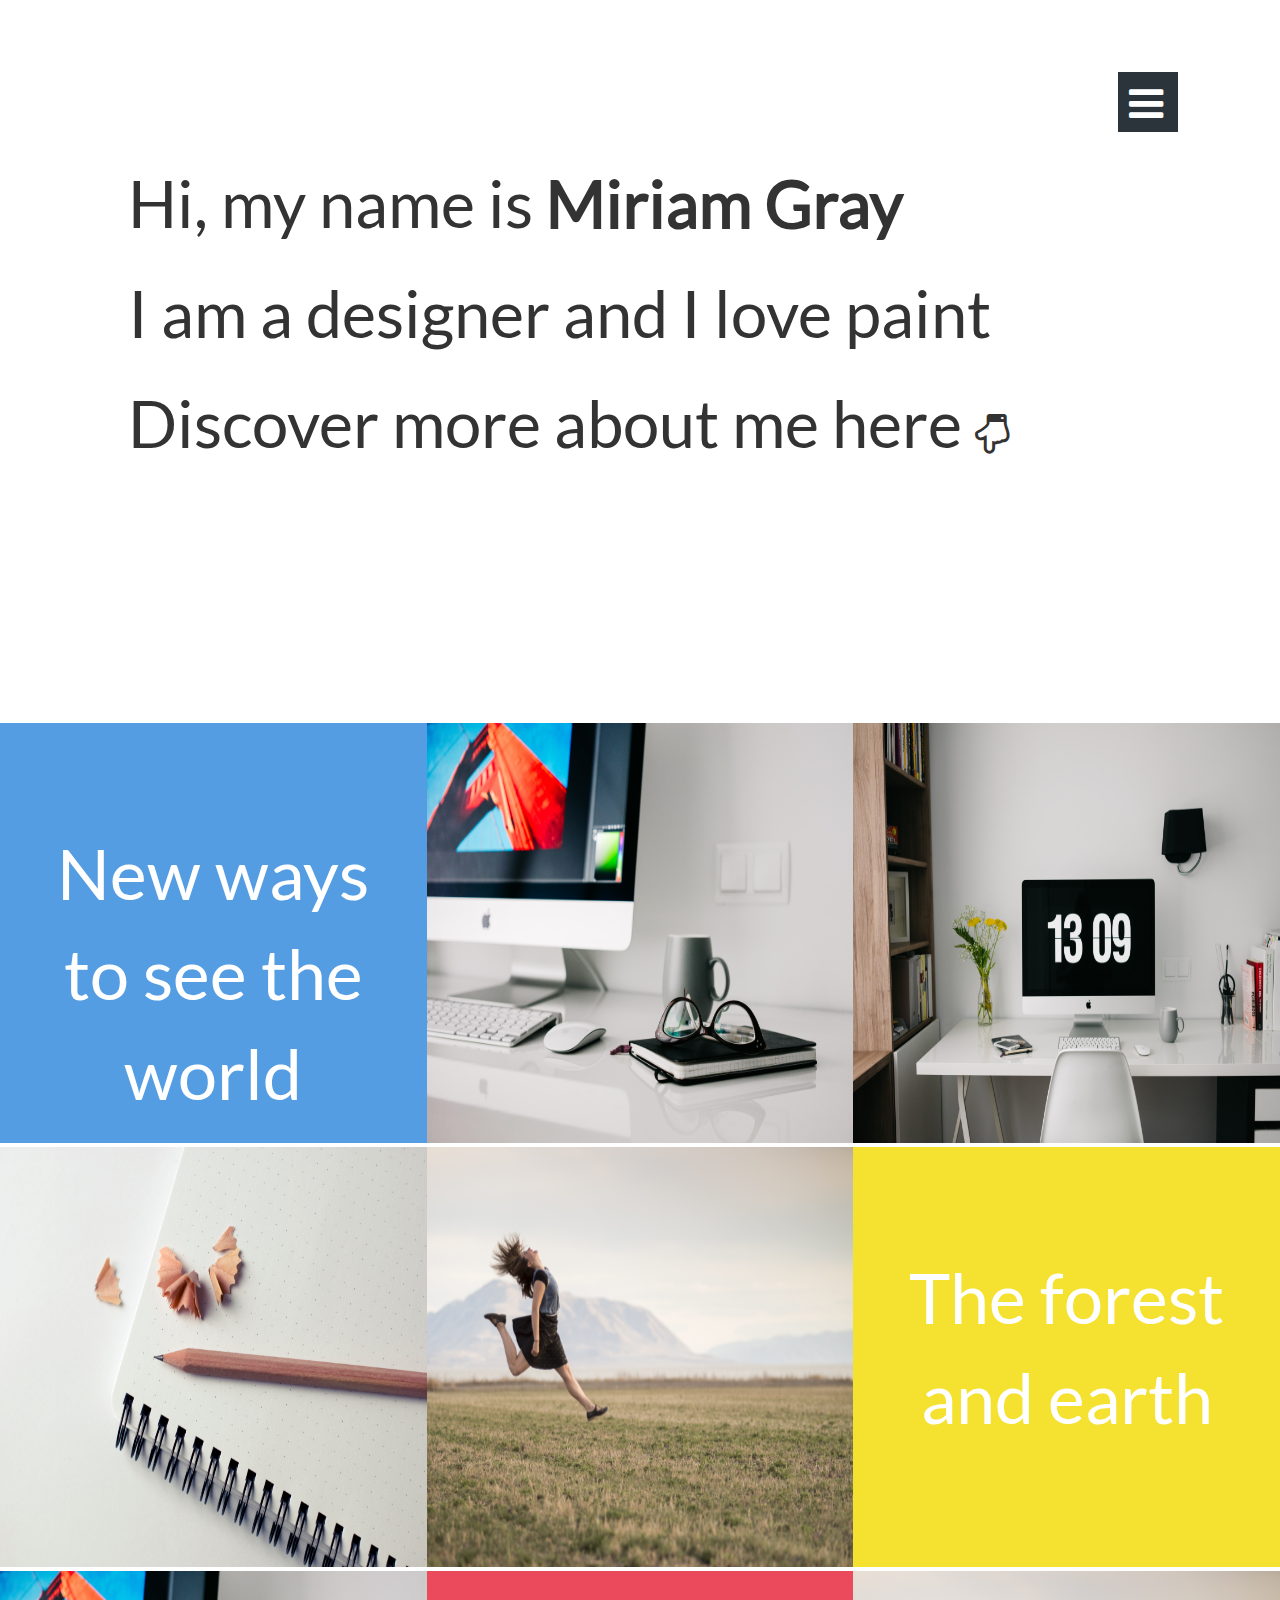
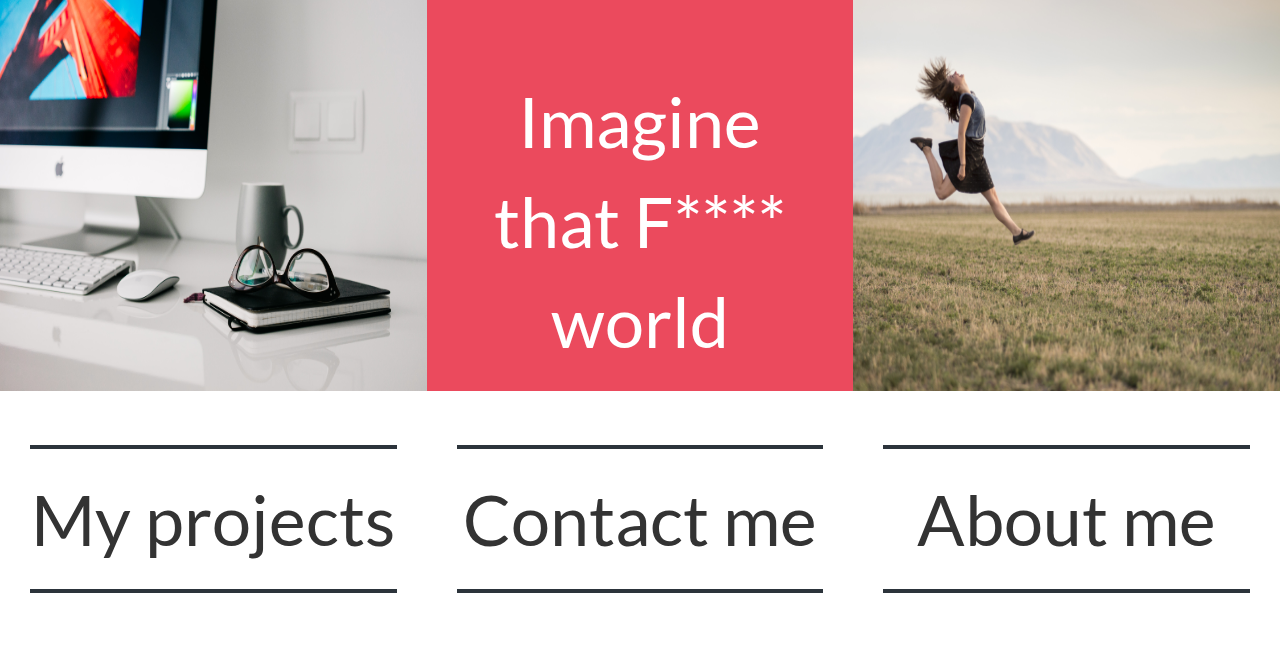
<file: theme2/index.html>
<!doctype html>
<html>

<head>
	<meta charset="utf-8">
	<meta http-equiv="X-UA-Compatible" content="IE=edge" />
	<meta name="viewport" content="width=device-width, initial-scale=1" />
	<link rel="stylesheet" type="text/css" href="css/normalize.min.css" media="screen" />
	<link rel="stylesheet" type="text/css" href="css/robyt2.css" media="screen" />
	<link rel="stylesheet" type="text/css" href="css/style.css" media="screen" />
	<link rel="stylesheet" href="css/fonts/font-awesome-4.4.0/css/font-awesome.min.css">
	<title>Theme 2</title>
</head>

<body>
	<b  class="fa fa-bars" id="menualways" onclick="openmenu();"></b>
	<nav class="kolbig" id="menuleft">
		<b  class="fa fa-times" id="menuonlyopen" onclick="closemenu();"></b>
		<h3 class="text">
			
			<a href="#">Home</a> | <a href="#">My Designs</a> | <a href="#">About me</a> | <a href="#">Contact me</a><br><br>
			Categories: <a href="#">Forest</a> | <a href="#">Sea</a> | <a href="#">Sky</a> | <a href="#">Animals</a> | <a href="#">VideoGames</a>
		
		</h3>
	</nav>
	<header class="kolbig text">
		<h1>
			Hi, my name is <b>Miriam Gray</b><br>
			I am a designer and I love paint<br>
			Discover more about me here <b class="fa fa-hand-o-down" style="font-size:40px;"> </b>
		</h1>
	</header>

	<div class="kolbig contitems">
		<div class="kol-3" id="firstblock">
			<h3 class="text-center text">New ways to see the world</h3>
		</div>
		<div class="kol-3">
			<img src="css/img/106.jpg" />
			<a href="#"> + </a>
		</div>
		<div class="kol-3">
			<img src="css/img/107.jpg" />
			<a href="#"> + </a>
		</div>

		<div class="kol-3">
			<img src="css/img/123.jpg" />
			<a href="#"> + </a>
		</div>
		<div class="kol-3">
			<img src="css/img/124.jpg" />
			<a href="#"> + </a>
		</div>
		<div class="kol-3" id="secondblock">
			<h3 class="text-center text">The forest and earth</h3>
		</div>

		<div class="kol-3">
			<img src="css/img/106.jpg" />
			<a href="#"> + </a>
		</div>
		<div class="kol-3" id="thirdblock">
			<h3 class="text-center text">Imagine that F**** world</h3>
		</div>
		<div class="kol-3">
			<img src="css/img/124.jpg" />
			<a href="#"> + </a>
		</div>


		<div class="kol-3" id="mypr">
			<h3 class="text-center text">My projects</h3>
		</div>
		<div class="kol-3" id="contme">
			<h3 class="text-center text">Contact me</h3>
		</div>
		<div class="kol-3" id="abome">
			<h3 class="text-center text">About me</h3>
		</div>
	</div>

	<script src="js/modernizr-2.8.3.min.js"></script>
	<script src="js/jquery-1.11.2.min.js"></script>
	<script src="js/web.js"></script>
</body>

</html>
</file>
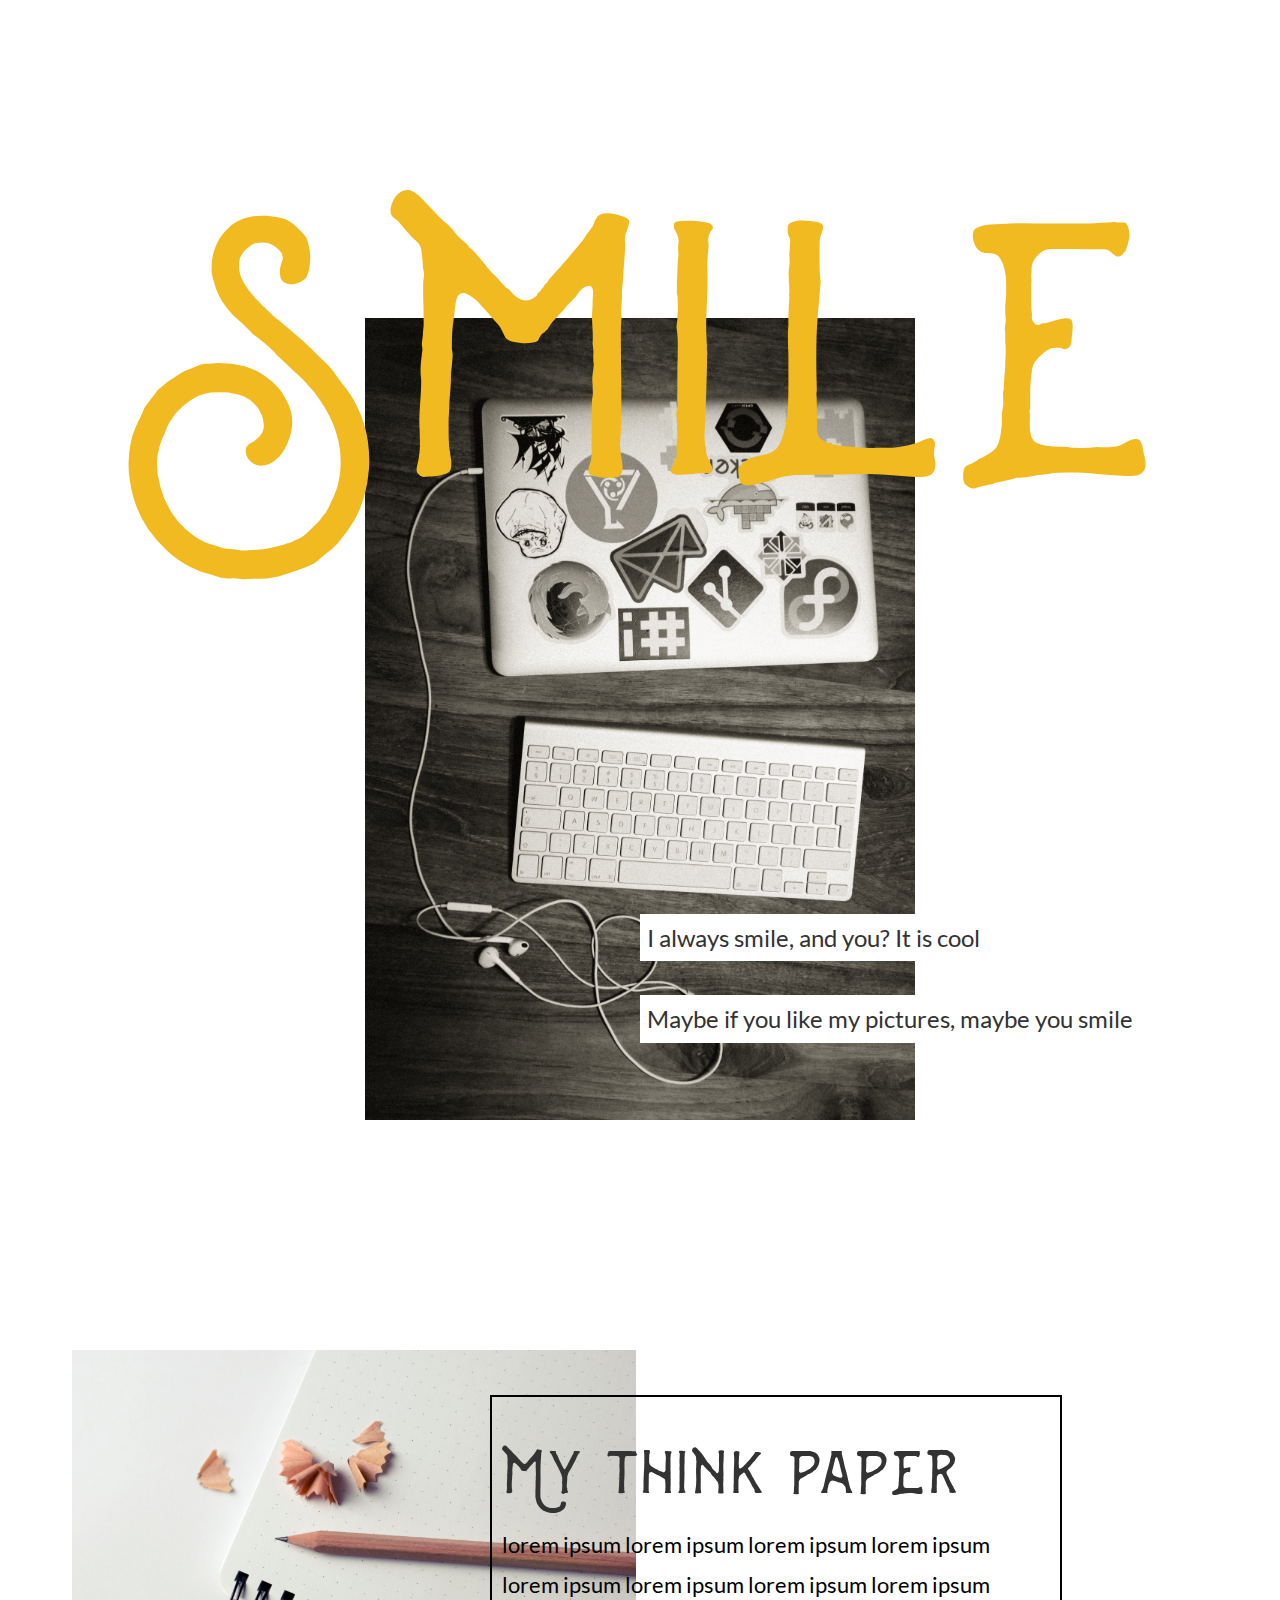
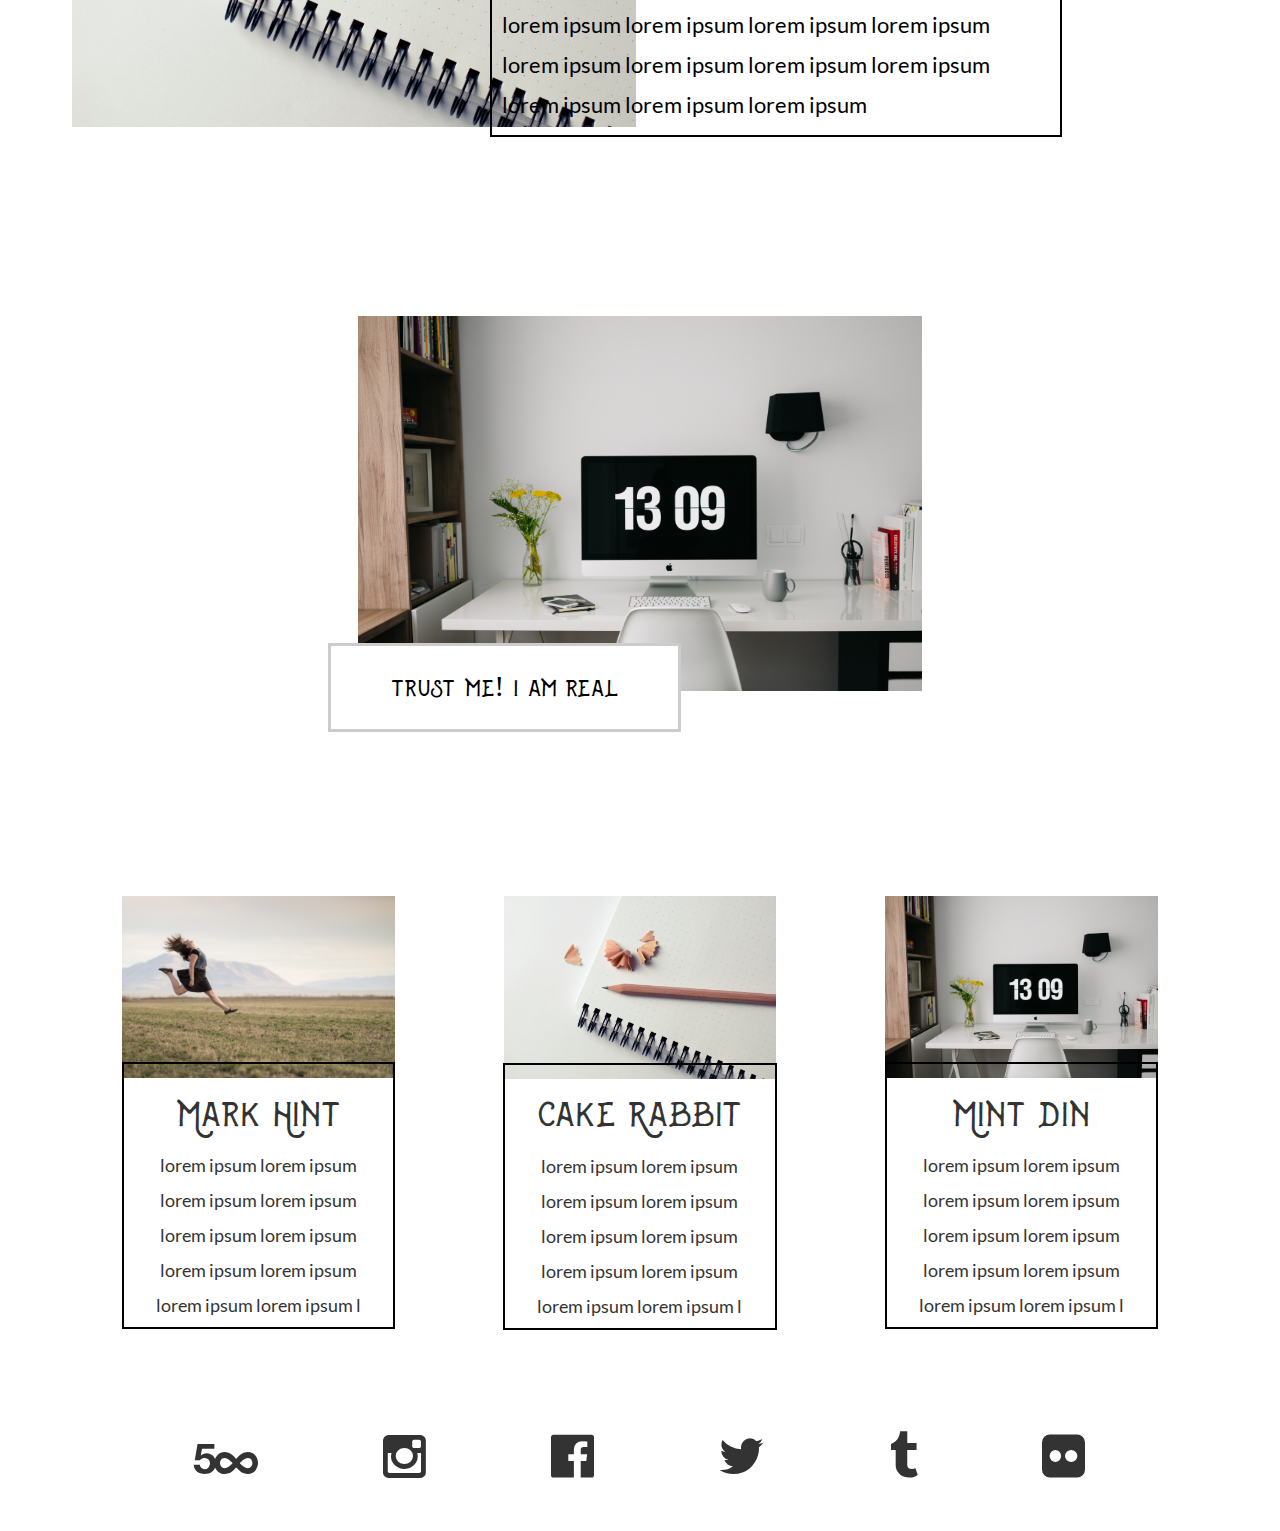
<file: theme3/index.html>
<!doctype html>
<html>

<head>
	<meta charset="utf-8">
	<meta http-equiv="X-UA-Compatible" content="IE=edge" />
	<meta name="viewport" content="width=device-width, initial-scale=1" />
	<link rel="stylesheet" type="text/css" href="css/normalize.min.css" media="screen" />
	<link rel="stylesheet" type="text/css" href="css/robyt2.css" media="screen" />
	<link rel="stylesheet" type="text/css" href="css/style.css" media="screen" />
	<link rel="stylesheet" href="css/fonts/font-awesome-4.4.0/css/font-awesome.min.css">
	<title>Theme 3</title>
</head>

<body>
	<header class="kolbig text-center">
		<h1 class="text-center title">Smile</h1>
		<img src="css/img/125.jpg" />
	</header>
	<div class="kolbig" id="textfirst">
		<p class="text-center text">I always smile, and you? It is cool</p>
	</div>

	<div class="kolbig" id="textsecond">
		<p class="text-center text">Maybe if you like my pictures, maybe you smile</p>
	</div>

	<div class="kolbig" id="firstimage">
		<div class="kol-90 centerkol">
			<img class="kol-2" src="css/img/123.jpg">
			<section class="kol-2">
				<header>
					<h3 class="title">My think paper</h3>
				</header>
				<article>
					<p class="text">lorem ipsum lorem ipsum lorem ipsum lorem ipsum lorem ipsum lorem ipsum lorem ipsum lorem ipsum lorem ipsum lorem ipsum lorem ipsum lorem ipsum lorem ipsum lorem ipsum lorem ipsum lorem ipsum lorem ipsum lorem ipsum lorem ipsum </p>
				</article>
			</section>
		</div>
	</div>

	<div class="kolbig" id="secondimage">
		<div class="kol-90 centerkol">
			<div class="kol-2 centerkol">
				<img src="css/img/107.jpg" />
				<a href="#" class="title butn butn-classic">trust me! I am real</a>
			</div>
		</div>
	</div>

	<div class="kolbig" id="thirdimage">
		<div class="kol-90 centerkol">
			<div class="kol-3 first3">
				<div class="kol-1 padding">
					<img src="css/img/124.jpg" />
				</div>
				<div class="kol-1 second3">
					<div class="kol-75 centerkol">
						<h4 class="title text-center">Mark Hint</h4>
						<p class="text">
							lorem ipsum lorem ipsum lorem ipsum lorem ipsum lorem ipsum lorem ipsum lorem ipsum lorem ipsum lorem ipsum lorem ipsum l
						</p>
					</div>
				</div>
			</div>
			<div class="kol-3 first3">
				<div class="kol-1 padding">
					<img src="css/img/123.jpg" />
				</div>
				<div class="kol-1 second3">
					<div class="kol-75 centerkol">
						<h4 class="title text-center">Cake Rabbit</h4>
						<p class="text">
							lorem ipsum lorem ipsum lorem ipsum lorem ipsum lorem ipsum lorem ipsum lorem ipsum lorem ipsum lorem ipsum lorem ipsum l
						</p>
					</div>
				</div>
			</div>
			<div class="kol-3 first3">
				<div class="kol-1 padding">
					<img src="css/img/107.jpg" />
				</div>
				<div class="kol-1 second3">
					<div class="kol-75 centerkol">
						<h4 class="title text-center">Mint Din</h4>
						<p class="text">
							lorem ipsum lorem ipsum lorem ipsum lorem ipsum lorem ipsum lorem ipsum lorem ipsum lorem ipsum lorem ipsum lorem ipsum l
						</p>
					</div>
				</div>
			</div>
		</div>
	</div>
	
	<footer class="kolbig">
		<div class="kol-80 centerkol kolflex flexdir-ltr flex-multi-ltr flex-around">
			<b class="fa fa-500px"></b>
			<b class="fa fa-instagram"></b>
			<b class="fa fa-facebook-official"></b>
			<b class="fa fa-twitter"></b>
			<b class="fa fa-tumblr"></b>
			<b class="fa fa-flickr"></b>
		</div>
	</footer>

	<script src="js/modernizr-2.8.3.min.js"></script>
	<script src="js/jquery-1.11.2.min.js"></script>
	<script src="js/web.js"></script>
</body>

</html>
</file>
<file: theme2/css/robyt2.css>
@charset "utf-8";

/*
Robyt Framework
Author: Hector Arce de las Heras
Web: hectorarce.16mb.com
*/

*,
:before,
:after {
	margin: 0;
	padding: 0;
	-webkit-box-sizing: border-box;
	-moz-box-sizing: border-box;
	box-sizing: border-box;
}

body {
	font-family: "Lucida Grande", "Lucida Sans Unicode", "Lucida Sans", "DejaVu Sans", Verdana, sans-serif;
	font-size: 14px;
	line-height: 1.4;
	color: #333;
	background-color: #fff;
}

a {
	text-decoration: none;
	color: initial;
}


/*******************************************HEADERS/TEXT*******************************************/

.text-center {
	text-align: center;
}

.text-left {
	text-align: left;
}

.text-right {
	text-align: right;
}

h1,
h2,
h3,
h4,
h5,
h6 {
	font-family: inherit;
	font-weight: 500;
	line-height: 1.1;
	color: inherit;
	margin-top: 20px;
	margin-bottom: 10px;
	display: block;
}

h1 {
	font-size: 40px;
}

h2 {
	font-size: 35px;
}

h3 {
	font-size: 30px;
}

h4 {
	font-size: 25px;
}

h5 {
	font-size: 20px;
}

h6 {
	font-size: 15px;
}

h1 small,
h2 small,
h3 small,
h4 small,
h5 small,
h6 small {
	font-family: inherit;
	font-weight: 400;
	line-height: 1;
	color: #777;
	display: block;
	font-size: 85%;
}

i {
	font-style: italic !important;
}


/************************************************CARDS*********************************************/

.cardbassic {
	border: none;
	box-shadow: 1px 1px 1px 1px #ccc;
	padding: 15px !important;
}

.cardbassic img {
	width: 100%;
}

.img-cardbassic::after {
	content: " ";
	border: solid 1px #333333;
	display: block;
	width: 70%;
	margin: 20px auto;
}

.cardbassic .butn {
	margin-top: 10px !important;
}

.cardcircle {
	border: none;
	box-shadow: 1px 1px 1px 1px #ccc;
	padding: 40px !important;
}

.img-cardcircle {
	text-align: center;
	margin-bottom: 20px;
}

.img-cardcircle img {
	width: 10em;
	border-radius: 200px;
	height: 10em;
	z-index: 999999;
	position: relative;
}

.img-cardcircle::before {
	content: " ";
	border: solid 1.5px #333333;
	display: block;
	width: 90%;
	position: relative;
	top: 70px;
	margin: 0 auto;
	z-index: 1;
}

.multicard {
	border: none;
	box-shadow: 1px 1px 1px 1px #ccc;
	padding: 0px !important;
	background-color: #F0F0F0;
}

.multicard .backmulticard {
	background-image: url(1.jpg);
	background-size: cover;
	padding: 20px;
	padding-top: 34px;
	min-height: 100px;
	color: #FFF;
	height: 40px;
}

.multicard .backmulticard>b {
	font-size: 26px;
	text-shadow: 1px 1px 1px #000;
}

.multicard .cardbassic{
	border: none;
	background: #FFF;
}

.multicard .img-cardcircle{
	border: none;
	background: #FFF;
}


/*******************************************CLASSES KOL-*******************************************/

.kolbig {
	margin: 0 auto;
	padding: 0;
}

.kolbig:after {
	content: "";
	display: table;
	clear: both;
}

[class*='kol-'] {
	float: left;
	padding: .3em;
	/*max-width: 1020px;*/
	margin-top: .3em;
}

.kol-1 {
	width: 100%;
}

.kol-90 {
	width: 90%;
}

.kol-80 {
	width: 80%;
}

.kol-75 {
	width: 75%;
}

.kol-66 {
	width: calc(100%/3*2);
}

.kol-60 {
	width: 60%;
}

.kol-2 {
	width: 50%;
}

.kol-40 {
	width: 40%;
}

.kol-3 {
	width: calc(100%/3*1);
}

.kol-4 {
	width: 25%;
}

.kol-5 {
	width: 20%;
}

.kol-6 {
	width: calc(100%/6*1);
}

.kol-7 {
	width: calc(100%/7*1);
}

.kol-8 {
	width: 12.5%;
}

.kol-9 {
	width: calc(100%/9*1);
}

.kol-10 {
	width: 10%;
}

.kol-11 {
	width: calc(100%/11*1);
}

.kol-12 {
	width: calc(100%/12*1);
}

.centerkol {
	float: none !important;
	margin: .3em auto !important;
}


/*******************************************CLASSES MOVE-*******************************************/

.move-90 {
	margin-left: 90%;
}

.move-80 {
	margin-left: 80%;
}

.move-75 {
	margin-left: 75%;
}

.move-66 {
	margin-left: calc(100%/3*2);
}

.move-60 {
	margin-left: 60%;
}

.move-50 {
	margin-left: 50%;
}

.move-40 {
	margin-left: 40%;
}

.move-30 {
	margin-left: calc(100%/3*1);
}

.move-25 {
	margin-left: 25%;
}

.move-20 {
	margin-left: 20%;
}

.move-16 {
	margin-left: calc(100%/6*1);
}

.move-14 {
	margin-left: calc(100%/7*1);
}

.move-12 {
	margin-left: 12.5%;
}

.move-11 {
	margin-left: 11%;
}

.move-10 {
	margin-left: 10%;
}

.move-9 {
	margin-left: calc(100%/11*1);
}

.move-8 {
	margin-left: calc(100%/12*1);
}


/************************************************kOLTORIGHT******************************************************/

.koltoright {
	float: right !important;
}


/*******************************************system grid flex Beta-*******************************************/

.kolflex {
	display: flex;
	display: -ms-flexbox;
	display: -webkit-flex;
}


/*Hacia donde se comprimen los elementos dentro del contenedor*/

.flexdir-ltr {
	/*de izquierda a derecha*/
	flex-direction: row;
	-ms-flex-direction: row;
}

.flexdir-rtl {
	/*de derecha a izquierda*/
	flex-direction: row-reverse;
	-ms-flex-direction: row-reverse;
}

.flexdir-ttb {
	/*de arriba abajo*/
	flex-direction: column;
	-ms-flex-direction: column;
}

.flexdir-btt {
	/*de abajo arriba*/
	flex-direction: column-reverse;
	-ms-flex-direction: column-reverse;
}


/*Cambiar si todos se quedan en la misma linea o en diferentes*/

.flex-one {
	/*solo una linea*/
	flex-wrap: nowrap;
	-ms-flex-wrap: nowrap;
}

.flex-multi-ltr {
	/*multi linea izquierda a derecha*/
	flex-wrap: wrap;
	-ms-flex-wrap: wrap;
}

.flex-multi-rtl {
	/*multi linea derecha a izquierda*/
	flex-wrap: wrap-reverse;
	-ms-flex-wrap: wrap-reverse;
}


/*Ayuda a distribuir el espacio entre los contenidos*/

.flex-start {
	justify-content: flex-start;
	-ms-flex-pack: start;
}

.flex-end {
	justify-content: flex-end;
	-ms-flex-pack: end;
}

.flex-center {
	justify-content: center;
	-ms-flex-pack: center;
}

.flex-btw {
	justify-content: space-between;
	-ms-flex-pack: justify;
}

.flex-around {
	justify-content: space-around;
	-ms-flex-pack: distribute;
}


/*Alinea el contenido de los elementos dentro del contenedor sobre un eje*/

.flex-alg-start {
	/*arriba*/
	align-items: flex-start;
	-ms-flex-align: start;
}

.flex-alg-end {
	/*abajo*/
	align-items: flex-end;
	-ms-align-items: end;
}

.flex-alg-center {
	/*en el centro*/
	align-items: center;
	-ms-align-items: center;
}

.flex-alg-stretch {
	/*todo*/
	align-items: stretch;
	-ms-align-items: stretch;
}

.flex-alg-base {
	/*con el texto*/
	align-items: baseline;
	-ms-align-items: baseline;
}


/*Alinea el contenido en general*/

.flex-cont-start {
	align-content: flex-start;
	-ms-flex-line-pack: start;
}

.flex-cont-end {
	align-content: flex-end;
	-ms-flex-line-pack: end;
}

.flex-cont-center {
	align-content: center;
	-ms-flex-line-pack: center;
}

.flex-cont-btw {
	align-content: space-between;
	-ms-flex-line-pack: justify;
}

.flex-cont-around {
	align-content: space-around;
	-ms-flex-line-pack: distribute;
}

.flex-cont-stretch {
	align-content: stretch;
	-ms-flex-line-pack: stretch;
}


/****************************************PADDING GENERAL***************************************/

.padding {
	padding: 12px;
}

.padding-left {
	padding-left: 12px;
}

.padding-top {
	padding-top: 12px;
}

.padding-bottom {
	padding-bottom: 12px;
}

.padding-right {
	padding-right: 12px;
}


/*********************************************BUTTONS*****************************************************/

.butn {
	padding: 0.8em;
	font-size: 16px;
	padding-right: 1em;
	padding-left: 1em;
	cursor: pointer;
}

.butn-circle {
	border-radius: 100%;
	height: 90px;
	width: 90px;
	padding-top: 24px;
	text-align: center;
	font-size: 30px;
}

.butn-classic {
	border: 1px solid #ccc;
	color: #000;
	background: #FFF;
}

.butn-classic:hover {
	background: #EFEFEF;
}

.butn-red {
	background-color: #FF4343;
	color: #FFF;
}

.butn-red:hover {
	background-color: #F75151;
}

.butn-green {
	background-color: #81E081;
	color: #FFF;
}

.butn-green:hover {
	background-color: #57D857;
}

.butn-blue {
	background-color: #64C5ED;
	color: #FFF;
}

.butn-blue:hover {
	background-color: #45C0F3;
}

.butn-orange {
	background-color: #FFC429;
	color: #FFF;
}

.butn-orange:hover {
	background-color: #FFB902;
}

.butn-large {
	padding-left: 2.2em;
	padding-right: 2.2em;
}

.butn-small {
	padding-left: .8em;
	padding-right: .8em;
	padding: 1em;
	font-size: 14px;
}


/***********************************************INPUTS|FORMS********************************************/

.forminput {
	padding: 12px;
	font-size: 18px;
	width: 100%;
	padding-left: 15px;
	color: #7C7C7C;
	outline: 0px;
	border-radius: 1px;
	border: 1px solid #BBB;
}

.groupinputs {
	position: relative;
	display: table;
	border-collapse: separate;
	width: 100%;
}

.groupinputs-add {
	padding: 6px 3px;
	font-size: 14px;
	font-weight: 400;
	line-height: 1;
	color: #555;
	text-align: center;
	background-color: #eee;
	border: 1px solid #ccc;
	border-radius: 4px;
	white-space: nowrap;
	vertical-align: middle;
	display: table-cell;
}

.groupinputs .forminput {
	display: table-cell;
	position: relative;
	z-index: 2;
	float: left;
	width: 100%;
	margin-bottom: 0;
}

.groupinputs .forminput:not(:first-child):not(:last-child) {
	border-radius: 0;
}

.groupinputs-add:first-child {
	border-top-right-radius: 0;
	border-bottom-right-radius: 0;
}

.groupinputs-add:last-child {
	border-top-left-radius: 0;
	border-bottom-left-radius: 0;
}

.formbasic {
	padding: 20px;
}

.formbasic p {
	font-size: 16px;
	margin-bottom: 10px;
}

.formbasic .forminput {
	margin-bottom: 20px;
}

.formbasic .butn {
	width: 100%;
	border: none;
}

.formlines {
	padding: 0px;
}

.formlines .forminput {
	border-top: none;
	border-right: none;
	border-left: none;
	margin-bottom: 25px;
}

.formlines .butn {
	width: 100%;
	border: none;
}

.formlines-label {
	padding: 0px;
}

.formlines-label .forminput {
	border-top: none;
	border-right: none;
	border-left: none;
}

.formlines-label .groupinputs {
	margin-bottom: 25px;
}

.formlines-label .groupinputs-add {
	background-color: #fff;
	border-right: none;
	border-left: none;
	border-top: none;
	min-width: 60px;
	max-width: 60px;
	text-align: left;
}

.formlines-label .butn {
	width: 100%;
	border: none;
}

.formbox {
	padding: 20px;
}

.formbox .forminput {
	padding: 15px;
}

.formbox .forminput:first-child {
	border-bottom: none;
	border-bottom-left-radius: 0px;
	border-bottom-right-radius: 0px;
}

.formbox .forminput:not(:first-child):not(:last-child) {
	border-radius: 0px;
}

.formbox .forminput:last-child {
	border-top: none;
	border-top-left-radius: 0px;
	border-top-right-radius: 0px;
}

.formbox .butn {
	width: 100%;
	border: none;
}

form label {
	display: block;
	/* padding-left: 15px; */
	/* text-indent: -15px; */
	text-align: left;
	cursor: pointer;
	padding: .2em .6em .3em;
	font-weight: 400;
	line-height: 1;
	white-space: nowrap;
	vertical-align: baseline;
	border-radius: 4px;
}

[type=checkbox] {
	float: left;
	margin-right: 5px;
}


/*******************************************MEDIA QUERY*******************************************/

@media (max-width: 1400px) {
	/*Pantallas grandes*/
}

@media (max-width: 1100px) {
	/*Pantallas normales notebooks*/
	.kol-11,
	.kol-10,
	.kol-8,
	.kol-4,
	.kol-3 {
		width: 50%;
	}
	.kol-7 {
		width: 100%;
	}
}

@media (max-width: 900px) {
	/*Tablets*/
	.kol-12,
	.kol-10,
	.kol-8,
	.kol-6,
	.kol-4 {
		width: 50%;
	}
	.kol-11,
	.kol-9,
	.kol-7,
	.kol-5,
	.kol-3,
	.kol-2,
	.kol-75,
	.kol-66,
	.kol-90,
	.kol-40,
	.kol-80,
	.kol-60 {
		width: 100%;
	}
}

@media (max-width: 500px) {
	/*Pantallas smartphones*/
	.kol-1,
	.kol-2,
	.kol-3,
	.kol-4,
	.kol-5,
	.kol-6,
	.kol-7,
	.kol-8,
	.kol-9,
	.kol-10,
	.kol-11,
	.kol-12,
	.kol-75,
	.kol-66,
	.kol-90,
	.kol-40,
	.kol-80,
	.kol-60 {
		width: 100%;
	}
}
</file>
<file: theme2/css/style.css>
@font-face {
	font-family: font_text;
	src: url(fonts/Lato-Regular.ttf);
}

body {
	text-rendering: optimizeLegibility;
}

.text {
	font-family: font_text !important;
}

header {
	padding-top: 10%!important;
	padding-left: 10% !important;
	padding-right: 10% !important;
}

header h1 {
	line-height: 110px;
	font-size: 65px;
}

.contitems {
	margin-top: 18%;
}

.contitems div {
	height: 30em;
	max-height: 30em;
	min-height: 30em;
	padding: 0px !important;
	cursor: pointer;
}

.contitems div>img {
	width: 100%;
	height: 100%;
}

.contitems div>h3 {
	font-size: 70px;
	padding: 30px !important;
	line-height: 100px;
}

.contitems div>a {
	display: block;
	position: relative;
	top: -270px;
	text-align: center;
	background-color: azure;
	width: 100px;
	margin: 0 auto;
	height: 100px;
	font-size: 70px;
	transition: 0.5s;
	opacity: 0;
}

.contitems div:hover>a {
	opacity: 1;
}

.contitems div:hover>img {
	opacity: 0.5;
}

#firstblock {
	background-color: #549DE2;
	color: #FFF;
}

#firstblock h3 {
	margin-top: 1em !important;
}

#secondblock {
	background-color: #F5E12F;
	color: #FFF;
}

#secondblock h3 {
	margin-top: 1em !important;
}

#thirdblock {
	background-color: #EB4A5D;
	color: #FFF;
}

#thirdblock h3 {
	margin-top: 1em !important;
}

#mypr {
	height: 18em !important;
	min-height: inherit !important;
	max-height: none !important;
	transition: 0.4s;
}

#mypr h3 {
	margin: 0px !important;
}

#mypr h3::before {
	content: " ";
	border: solid 2px #2c343b;
	display: block;
	width: 100%;
	margin: 20px auto;
}

#mypr h3::after {
	content: " ";
	border: solid 2px #2c343b;
	display: block;
	width: 100%;
	margin: 20px auto;
}

#mypr:hover {
	background-color: #2c343b;
	color: #fff;
}

#mypr:hover>h3::after {
	border: solid 2px #FFF;
}

#mypr:hover>h3::before {
	border: solid 2px #FFF;
}

#contme {
	height: 18em !important;
	min-height: inherit !important;
	max-height: none !important;
	transition: 0.4s;
}

#contme:hover {
	background-color: #2c343b;
	color: #fff;
}

#contme:hover>h3::after {
	border: solid 2px #FFF;
}

#contme:hover>h3::before {
	border: solid 2px #FFF;
}

#contme h3 {
	margin: 0px !important;
}

#contme h3::before {
	content: " ";
	border: solid 2px #2c343b;
	display: block;
	width: 100%;
	margin: 20px auto;
}

#contme h3::after {
	content: " ";
	border: solid 2px #2c343b;
	display: block;
	width: 100%;
	margin: 20px auto;
}

#abome {
	height: 18em !important;
	min-height: inherit !important;
	max-height: none !important;
	transition: 0.4s;
}

#abome h3 {
	margin: 0px !important;
}

#abome h3::before {
	content: " ";
	border: solid 2px #2c343b;
	display: block;
	width: 100%;
	margin: 20px auto;
}

#abome h3::after {
	content: " ";
	border: solid 2px #2c343b;
	display: block;
	width: 100%;
	margin: 20px auto;
}

#abome:hover {
	background-color: #2c343b;
	color: #fff;
}

#abome:hover>h3::after {
	border: solid 2px #FFF;
}

#abome:hover>h3::before {
	border: solid 2px #FFF;
}

#menualways {
	cursor: pointer;
	font-size: 40px;
	position: fixed;
	right: 8%;
	top: 8%;
	background-color: #2c343b;
	width: 60px;
	height: 60px;
	color: #fff;
	font-weight: 100;
	padding: 11.5px;
}

#menuonlyopen {
	cursor: pointer;
	font-size: 40px;
	position: fixed;
	right: 8%;
	top: 8%;
	background-color: #2c343b;
	width: 60px;
	height: 60px;
	color: #fff;
	font-weight: 100;
    padding: 9.5px;
    display: none;
    padding-left: 14px;
}

#menuleft {
	background-color: #A83242;
	width: 0%;
	left: 0;
	position: fixed;
	height: 100%;
	transition: 0.8s;
	color: #FFF;
}

#menuleft>h3{
	padding: 150px !important;
	font-size: 60px;
	color: #FFF;
	display: none;
	line-height: 85px;
}

#menuleft h3>a{
	color: #FFF !important;
}
</file>
<file: theme3/css/robyt2.css>
@charset "utf-8";

/*
Robyt Framework
Author: Hector Arce de las Heras
Web: hectorarce.16mb.com
*/

*,
:before,
:after {
	margin: 0;
	padding: 0;
	-webkit-box-sizing: border-box;
	-moz-box-sizing: border-box;
	box-sizing: border-box;
}

body {
	font-family: "Lucida Grande", "Lucida Sans Unicode", "Lucida Sans", "DejaVu Sans", Verdana, sans-serif;
	font-size: 14px;
	line-height: 1.4;
	color: #333;
	background-color: #fff;
}

a {
	text-decoration: none;
	color: initial;
}


/*******************************************HEADERS/TEXT*******************************************/

.text-center {
	text-align: center;
}

.text-left {
	text-align: left;
}

.text-right {
	text-align: right;
}

h1,
h2,
h3,
h4,
h5,
h6 {
	font-family: inherit;
	font-weight: 500;
	line-height: 1.1;
	color: inherit;
	margin-top: 20px;
	margin-bottom: 10px;
	display: block;
}

h1 {
	font-size: 40px;
}

h2 {
	font-size: 35px;
}

h3 {
	font-size: 30px;
}

h4 {
	font-size: 25px;
}

h5 {
	font-size: 20px;
}

h6 {
	font-size: 15px;
}

h1 small,
h2 small,
h3 small,
h4 small,
h5 small,
h6 small {
	font-family: inherit;
	font-weight: 400;
	line-height: 1;
	color: #777;
	display: block;
	font-size: 85%;
}

i {
	font-style: italic !important;
}


/************************************************CARDS*********************************************/

.cardbassic {
	border: none;
	box-shadow: 1px 1px 1px 1px #ccc;
	padding: 15px !important;
}

.cardbassic img {
	width: 100%;
}

.img-cardbassic::after {
	content: " ";
	border: solid 1px #333333;
	display: block;
	width: 70%;
	margin: 20px auto;
}

.cardbassic .butn {
	margin-top: 10px !important;
}

.cardcircle {
	border: none;
	box-shadow: 1px 1px 1px 1px #ccc;
	padding: 40px !important;
}

.img-cardcircle {
	text-align: center;
	margin-bottom: 20px;
}

.img-cardcircle img {
	width: 10em;
	border-radius: 200px;
	height: 10em;
	z-index: 999999;
	position: relative;
}

.img-cardcircle::before {
	content: " ";
	border: solid 1.5px #333333;
	display: block;
	width: 90%;
	position: relative;
	top: 70px;
	margin: 0 auto;
	z-index: 1;
}

.multicard {
	border: none;
	box-shadow: 1px 1px 1px 1px #ccc;
	padding: 0px !important;
	background-color: #F0F0F0;
}

.multicard .backmulticard {
	background-image: url(1.jpg);
	background-size: cover;
	padding: 20px;
	padding-top: 34px;
	min-height: 100px;
	color: #FFF;
	height: 40px;
}

.multicard .backmulticard>b {
	font-size: 26px;
	text-shadow: 1px 1px 1px #000;
}

.multicard .cardbassic{
	border: none;
	background: #FFF;
}

.multicard .img-cardcircle{
	border: none;
	background: #FFF;
}


/*******************************************CLASSES KOL-*******************************************/

.kolbig {
	margin: 0 auto;
	padding: 0;
}

.kolbig:after {
	content: "";
	display: table;
	clear: both;
}

[class*='kol-'] {
	float: left;
	padding: .3em;
	/*max-width: 1020px;*/
	margin-top: .3em;
}

.kol-1 {
	width: 100%;
}

.kol-90 {
	width: 90%;
}

.kol-80 {
	width: 80%;
}

.kol-75 {
	width: 75%;
}

.kol-66 {
	width: calc(100%/3*2);
}

.kol-60 {
	width: 60%;
}

.kol-2 {
	width: 50%;
}

.kol-40 {
	width: 40%;
}

.kol-3 {
	width: calc(100%/3*1);
}

.kol-4 {
	width: 25%;
}

.kol-5 {
	width: 20%;
}

.kol-6 {
	width: calc(100%/6*1);
}

.kol-7 {
	width: calc(100%/7*1);
}

.kol-8 {
	width: 12.5%;
}

.kol-9 {
	width: calc(100%/9*1);
}

.kol-10 {
	width: 10%;
}

.kol-11 {
	width: calc(100%/11*1);
}

.kol-12 {
	width: calc(100%/12*1);
}

.centerkol {
	float: none !important;
	margin: .3em auto !important;
}


/*******************************************CLASSES MOVE-*******************************************/

.move-90 {
	margin-left: 90%;
}

.move-80 {
	margin-left: 80%;
}

.move-75 {
	margin-left: 75%;
}

.move-66 {
	margin-left: calc(100%/3*2);
}

.move-60 {
	margin-left: 60%;
}

.move-50 {
	margin-left: 50%;
}

.move-40 {
	margin-left: 40%;
}

.move-30 {
	margin-left: calc(100%/3*1);
}

.move-25 {
	margin-left: 25%;
}

.move-20 {
	margin-left: 20%;
}

.move-16 {
	margin-left: calc(100%/6*1);
}

.move-14 {
	margin-left: calc(100%/7*1);
}

.move-12 {
	margin-left: 12.5%;
}

.move-11 {
	margin-left: 11%;
}

.move-10 {
	margin-left: 10%;
}

.move-9 {
	margin-left: calc(100%/11*1);
}

.move-8 {
	margin-left: calc(100%/12*1);
}


/************************************************kOLTORIGHT******************************************************/

.koltoright {
	float: right !important;
}


/*******************************************system grid flex Beta-*******************************************/

.kolflex {
	display: flex;
	display: -ms-flexbox;
	display: -webkit-flex;
}


/*Hacia donde se comprimen los elementos dentro del contenedor*/

.flexdir-ltr {
	/*de izquierda a derecha*/
	flex-direction: row;
	-ms-flex-direction: row;
}

.flexdir-rtl {
	/*de derecha a izquierda*/
	flex-direction: row-reverse;
	-ms-flex-direction: row-reverse;
}

.flexdir-ttb {
	/*de arriba abajo*/
	flex-direction: column;
	-ms-flex-direction: column;
}

.flexdir-btt {
	/*de abajo arriba*/
	flex-direction: column-reverse;
	-ms-flex-direction: column-reverse;
}


/*Cambiar si todos se quedan en la misma linea o en diferentes*/

.flex-one {
	/*solo una linea*/
	flex-wrap: nowrap;
	-ms-flex-wrap: nowrap;
}

.flex-multi-ltr {
	/*multi linea izquierda a derecha*/
	flex-wrap: wrap;
	-ms-flex-wrap: wrap;
}

.flex-multi-rtl {
	/*multi linea derecha a izquierda*/
	flex-wrap: wrap-reverse;
	-ms-flex-wrap: wrap-reverse;
}


/*Ayuda a distribuir el espacio entre los contenidos*/

.flex-start {
	justify-content: flex-start;
	-ms-flex-pack: start;
}

.flex-end {
	justify-content: flex-end;
	-ms-flex-pack: end;
}

.flex-center {
	justify-content: center;
	-ms-flex-pack: center;
}

.flex-btw {
	justify-content: space-between;
	-ms-flex-pack: justify;
}

.flex-around {
	justify-content: space-around;
	-ms-flex-pack: distribute;
}


/*Alinea el contenido de los elementos dentro del contenedor sobre un eje*/

.flex-alg-start {
	/*arriba*/
	align-items: flex-start;
	-ms-flex-align: start;
}

.flex-alg-end {
	/*abajo*/
	align-items: flex-end;
	-ms-align-items: end;
}

.flex-alg-center {
	/*en el centro*/
	align-items: center;
	-ms-align-items: center;
}

.flex-alg-stretch {
	/*todo*/
	align-items: stretch;
	-ms-align-items: stretch;
}

.flex-alg-base {
	/*con el texto*/
	align-items: baseline;
	-ms-align-items: baseline;
}


/*Alinea el contenido en general*/

.flex-cont-start {
	align-content: flex-start;
	-ms-flex-line-pack: start;
}

.flex-cont-end {
	align-content: flex-end;
	-ms-flex-line-pack: end;
}

.flex-cont-center {
	align-content: center;
	-ms-flex-line-pack: center;
}

.flex-cont-btw {
	align-content: space-between;
	-ms-flex-line-pack: justify;
}

.flex-cont-around {
	align-content: space-around;
	-ms-flex-line-pack: distribute;
}

.flex-cont-stretch {
	align-content: stretch;
	-ms-flex-line-pack: stretch;
}


/****************************************PADDING GENERAL***************************************/

.padding {
	padding: 12px;
}

.padding-left {
	padding-left: 12px;
}

.padding-top {
	padding-top: 12px;
}

.padding-bottom {
	padding-bottom: 12px;
}

.padding-right {
	padding-right: 12px;
}


/*********************************************BUTTONS*****************************************************/

.butn {
	padding: 0.8em;
	font-size: 16px;
	padding-right: 1em;
	padding-left: 1em;
	cursor: pointer;
}

.butn-circle {
	border-radius: 100%;
	height: 90px;
	width: 90px;
	padding-top: 24px;
	text-align: center;
	font-size: 30px;
}

.butn-classic {
	border: 1px solid #ccc;
	color: #000;
	background: #FFF;
}

.butn-classic:hover {
	background: #EFEFEF;
}

.butn-red {
	background-color: #FF4343;
	color: #FFF;
}

.butn-red:hover {
	background-color: #F75151;
}

.butn-green {
	background-color: #81E081;
	color: #FFF;
}

.butn-green:hover {
	background-color: #57D857;
}

.butn-blue {
	background-color: #64C5ED;
	color: #FFF;
}

.butn-blue:hover {
	background-color: #45C0F3;
}

.butn-orange {
	background-color: #FFC429;
	color: #FFF;
}

.butn-orange:hover {
	background-color: #FFB902;
}

.butn-large {
	padding-left: 2.2em;
	padding-right: 2.2em;
}

.butn-small {
	padding-left: .8em;
	padding-right: .8em;
	padding: 1em;
	font-size: 14px;
}


/***********************************************INPUTS|FORMS********************************************/

.forminput {
	padding: 12px;
	font-size: 18px;
	width: 100%;
	padding-left: 15px;
	color: #7C7C7C;
	outline: 0px;
	border-radius: 1px;
	border: 1px solid #BBB;
}

.groupinputs {
	position: relative;
	display: table;
	border-collapse: separate;
	width: 100%;
}

.groupinputs-add {
	padding: 6px 3px;
	font-size: 14px;
	font-weight: 400;
	line-height: 1;
	color: #555;
	text-align: center;
	background-color: #eee;
	border: 1px solid #ccc;
	border-radius: 4px;
	white-space: nowrap;
	vertical-align: middle;
	display: table-cell;
}

.groupinputs .forminput {
	display: table-cell;
	position: relative;
	z-index: 2;
	float: left;
	width: 100%;
	margin-bottom: 0;
}

.groupinputs .forminput:not(:first-child):not(:last-child) {
	border-radius: 0;
}

.groupinputs-add:first-child {
	border-top-right-radius: 0;
	border-bottom-right-radius: 0;
}

.groupinputs-add:last-child {
	border-top-left-radius: 0;
	border-bottom-left-radius: 0;
}

.formbasic {
	padding: 20px;
}

.formbasic p {
	font-size: 16px;
	margin-bottom: 10px;
}

.formbasic .forminput {
	margin-bottom: 20px;
}

.formbasic .butn {
	width: 100%;
	border: none;
}

.formlines {
	padding: 0px;
}

.formlines .forminput {
	border-top: none;
	border-right: none;
	border-left: none;
	margin-bottom: 25px;
}

.formlines .butn {
	width: 100%;
	border: none;
}

.formlines-label {
	padding: 0px;
}

.formlines-label .forminput {
	border-top: none;
	border-right: none;
	border-left: none;
}

.formlines-label .groupinputs {
	margin-bottom: 25px;
}

.formlines-label .groupinputs-add {
	background-color: #fff;
	border-right: none;
	border-left: none;
	border-top: none;
	min-width: 60px;
	max-width: 60px;
	text-align: left;
}

.formlines-label .butn {
	width: 100%;
	border: none;
}

.formbox {
	padding: 20px;
}

.formbox .forminput {
	padding: 15px;
}

.formbox .forminput:first-child {
	border-bottom: none;
	border-bottom-left-radius: 0px;
	border-bottom-right-radius: 0px;
}

.formbox .forminput:not(:first-child):not(:last-child) {
	border-radius: 0px;
}

.formbox .forminput:last-child {
	border-top: none;
	border-top-left-radius: 0px;
	border-top-right-radius: 0px;
}

.formbox .butn {
	width: 100%;
	border: none;
}

form label {
	display: block;
	/* padding-left: 15px; */
	/* text-indent: -15px; */
	text-align: left;
	cursor: pointer;
	padding: .2em .6em .3em;
	font-weight: 400;
	line-height: 1;
	white-space: nowrap;
	vertical-align: baseline;
	border-radius: 4px;
}

[type=checkbox] {
	float: left;
	margin-right: 5px;
}


/*******************************************MEDIA QUERY*******************************************/

@media (max-width: 1400px) {
	/*Pantallas grandes*/
}

@media (max-width: 1100px) {
	/*Pantallas normales notebooks*/
	.kol-11,
	.kol-10,
	.kol-8,
	.kol-4,
	.kol-3 {
		width: 50%;
	}
	.kol-7 {
		width: 100%;
	}
}

@media (max-width: 900px) {
	/*Tablets*/
	.kol-12,
	.kol-10,
	.kol-8,
	.kol-6,
	.kol-4 {
		width: 50%;
	}
	.kol-11,
	.kol-9,
	.kol-7,
	.kol-5,
	.kol-3,
	.kol-2,
	.kol-75,
	.kol-66,
	.kol-90,
	.kol-40,
	.kol-80,
	.kol-60 {
		width: 100%;
	}
}

@media (max-width: 500px) {
	/*Pantallas smartphones*/
	.kol-1,
	.kol-2,
	.kol-3,
	.kol-4,
	.kol-5,
	.kol-6,
	.kol-7,
	.kol-8,
	.kol-9,
	.kol-10,
	.kol-11,
	.kol-12,
	.kol-75,
	.kol-66,
	.kol-90,
	.kol-40,
	.kol-80,
	.kol-60 {
		width: 100%;
	}
}
</file>
<file: theme3/css/style.css>
@font-face {
	font-family: font_title;
	src: url(fonts/title.ttf);
}

@font-face {
	font-family: font_text;
	src: url(fonts/Lato-Regular.ttf);
}

body {
	text-rendering: optimizeLegibility;
}

.title {
	font-family: font_title !important;
}

.text {
	font-family: font_text !important;
}

header h1 {
	font-size: 480px !important;
	position: relative;
	z-index: 999999;
	top: 70px;
	color: #F1BA20;
}

header img {
	width: 550px;
	position: relative;
	z-index: 1;
	top: -240px;
}

#textfirst {
	position: relative;
	/* background-color: #FFF; */
	position: relative;
	top: -33em;
	z-index: 999;
	padding: 10px;
}

#textfirst p {
	width: 50%;
	float: right;
	text-align: left;
	font-size: 24px;
	background-color: #FFF;
	padding: 7px;
}

#textsecond {
	position: relative;
	/* background-color: #FFF; */
	position: relative;
	top: -32em;
	z-index: 999;
	padding: 10px;
}

#textsecond p {
	width: 50%;
	float: right;
	text-align: left;
	font-size: 24px;
	background-color: #FFF;
	padding: 7px;
}

#firstimage {
	position: relative;
	top: -12em;
}

#firstimage section {
	border: 2px solid #000;
	padding: 10px !important;
	position: relative;
	right: 150px;
	top: 50px;
}

#firstimage section>header>h3 {
	font-size: 80px !important;
}

#firstimage section>article>p {
	line-height: 40px;
	font-size: 22px;
	color: #000 !important;
}

#secondimage img {
	width: 100%;
}

#secondimage .butn {
	font-size: 30px !important;
	padding-left: 60px !important;
	padding-right: 60px !important;
	position: relative;
	top: -30px;
	right: 30px;
	border: 3px solid #ccc !important;
}

#thirdimage{
	margin-top: 8em;
}

#thirdimage img{
	width: 100%;
}

.first3 .padding{
	padding-left: 50px !important;
	padding-right: 50px !important;
}

.second3{
	margin-top: -3em;
}

.second3 .kol-75{
	border: 2px solid #000;
	padding-left: 15px;
	padding-right: 15px;
	text-align: center;
}

.second3 h4{
	font-size: 45px !important;
}

.second3 p{
	line-height: 35px;
	font-size: 18px;
}

footer{
	margin-top: 6em !important;
	margin-bottom: 3em !important;
}

footer b{
	font-size: 50px !important;
}
</file>
